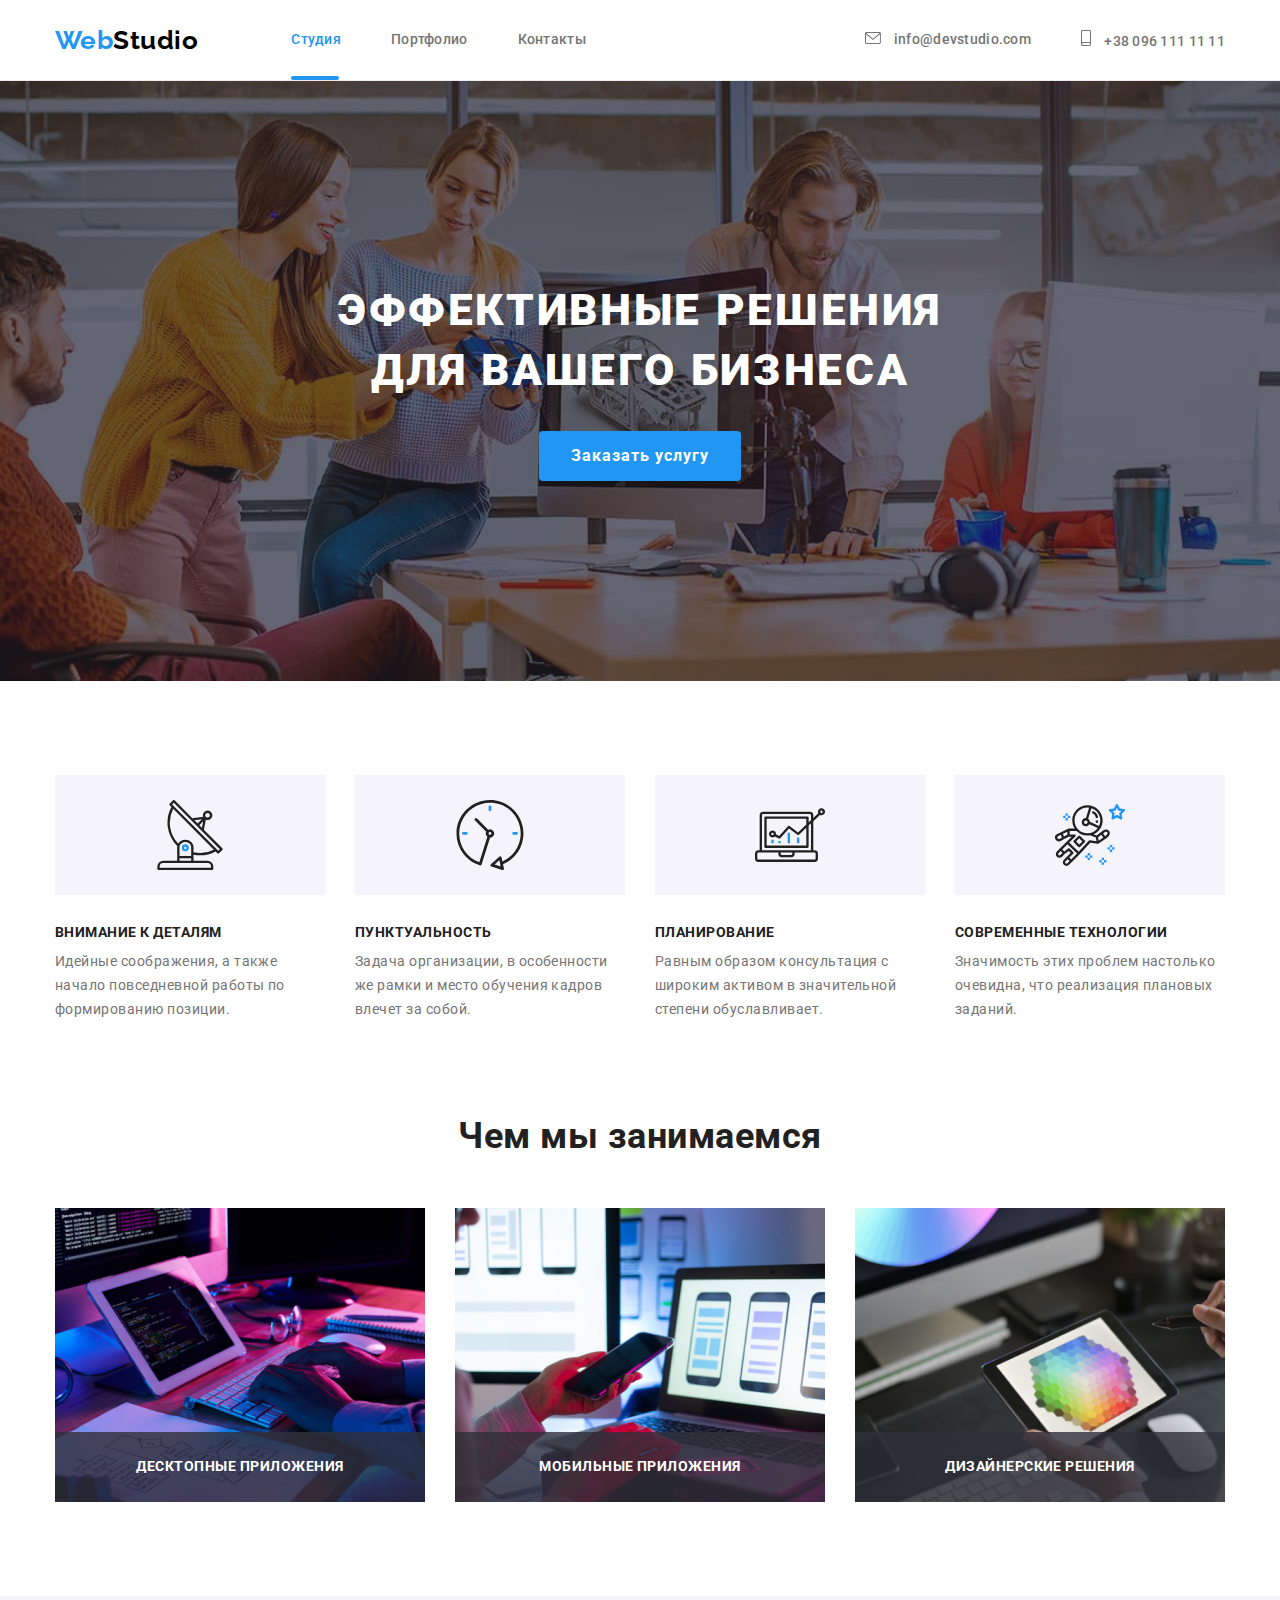
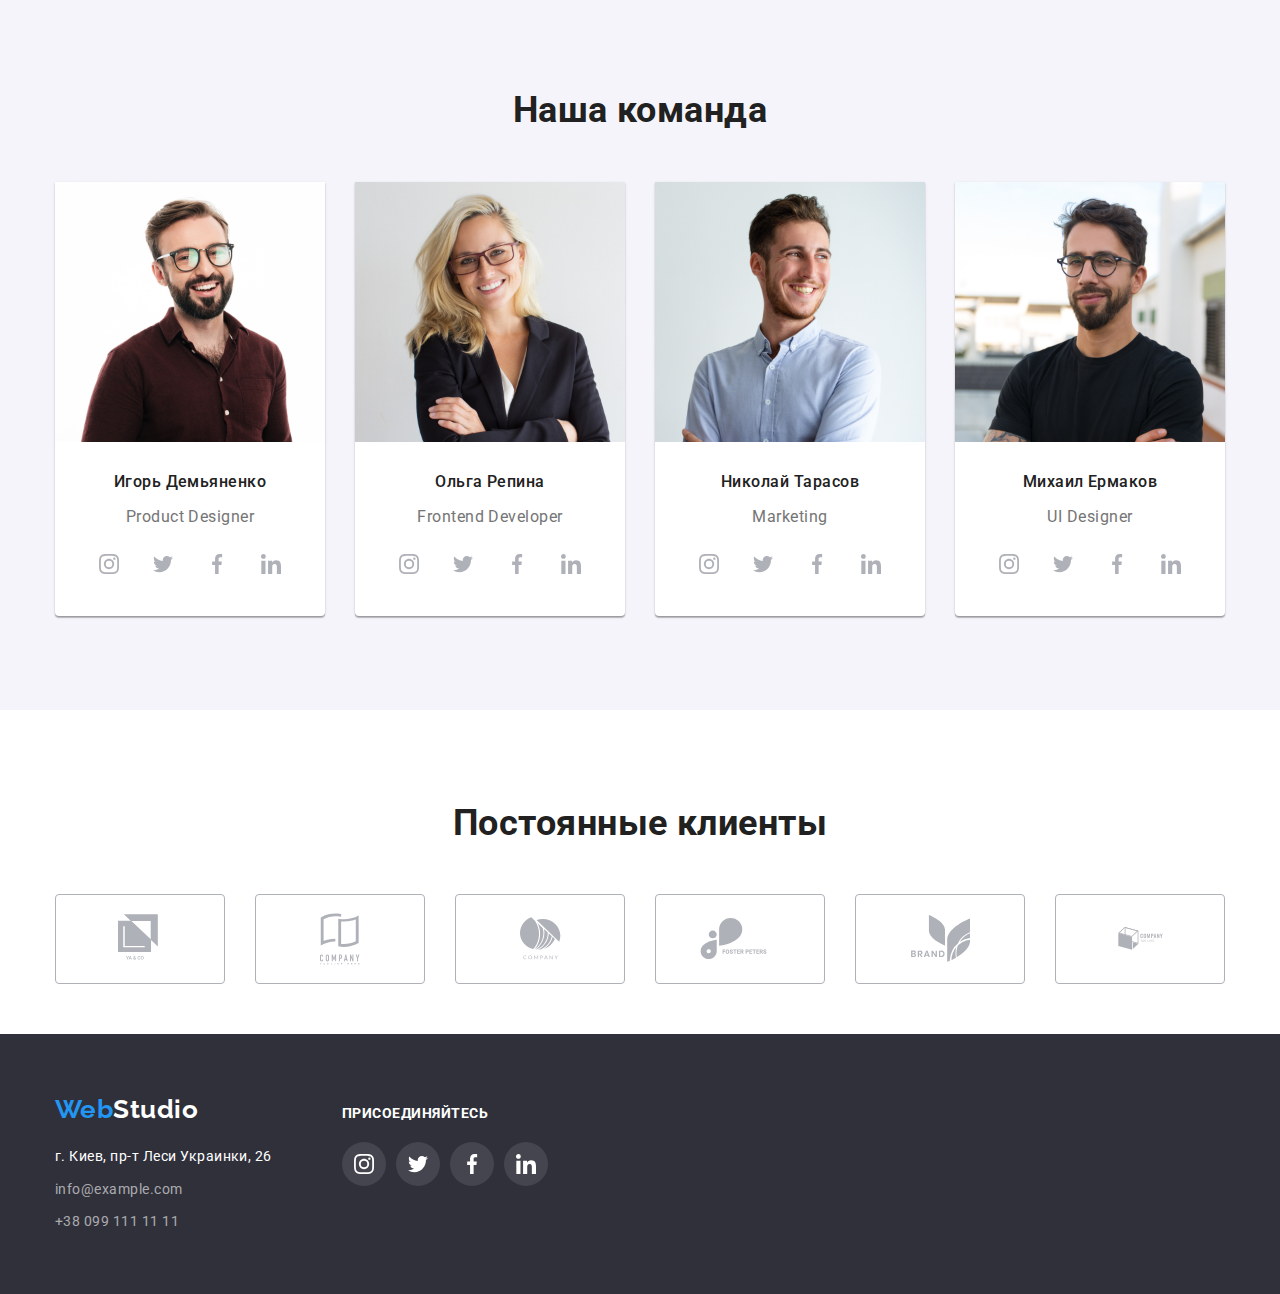
<file: index.html>
<!DOCTYPE html>
<html lang="en">
  <head>
    <meta charset="UTF-8" />
    <meta name="viewport" content="width=device-width, initial-scale=1.0" />
    <title>WebStudio</title>

    <link rel="preconnect" href="https://fonts.gstatic.com" />
    <link
      href="https://fonts.googleapis.com/css2?family=Raleway:wght@700&family=Roboto:wght@400;500;700;900&display=swap"
      rel="stylesheet"
    />
    <link
      rel="stylesheet"
      href="https://cdnjs.cloudflare.com/ajax/libs/modern-normalize/1.0.0/modern-normalize.min.css"
    />
    <link rel="stylesheet" href="./css/style.css" />
    <link
      rel="stylesheet"
      href="https://cdnjs.cloudflare.com/ajax/libs/animate.css/4.1.1/animate.min.css"
    />
  </head>
  <div class="outer">
    <body>
      <section class="header-section">
        <header class="container">
          <!-- nav -->
          <div class="container-header-flex">
            <nav class="nav">
              <a href="./index.html" class="logo-link">
                <span class="logo-accent">Web</span>Studio
              </a>
              <ul class="list nav">
                <li class="nav-item">
                  <a href="./index.html" class="link current studio">Студия</a>
                </li>
                <li class="nav-item">
                  <a href="./portfolio.html" class="link">Портфолио</a>
                </li>
                <li class="nav-item">
                  <a href="" class="link">Контакты</a>
                </li>
              </ul>
            </nav>

            <ul class="list-mail-tel">
              <li class="item">
                <a href="mailto:info@devstudio.com" class="link">
                  <svg class="mail-icon">
                    <use href="./sprite.svg#envelope-hover"></use>
                  </svg>
                  info@devstudio.com
                </a>
              </li>
              <li class="item">
                <a class="link" href="tel:+380961111111"
                  ><svg class="smartphone-icon">
                    <use href="./sprite.svg#smartphone"></use>
                  </svg>
                  +38 096 111 11 11
                </a>
              </li>
            </ul>
          </div>
        </header>
      </section>

      <main>
        <!-- hero -->

        <section class="section-hero">
          <div class="container hero">
            <h1 class="hero-title">Эффективные решения для вашего бизнеса</h1>
            <button type="button" class="hero-button" data-modal-open>
              Заказать услугу
            </button>
          </div>
        </section>

        <!-- features -->
        <section class="features">
          <ul class="feature-list list container">
            <li>
              <div class="feature-item">
                <svg height="70px" width="70px">
                  <use href="./sprite.svg#antenna-1"></use>
                </svg>
              </div>
              <h3>Внимание к деталям</h3>
              <p>
                Идейные соображения, а также начало повседневной работы по
                формированию позиции.
              </p>
            </li>
            <li>
              <div class="feature-item">
                <svg height="70px" width="70px">
                  <use href="./sprite.svg#clock-1"></use>
                </svg>
              </div>
              <h3>Пунктуальность</h3>
              <p>
                Задача организации, в особенности же рамки и место обучения
                кадров влечет за собой.
              </p>
            </li>
            <li>
              <div class="feature-item">
                <svg height="70px" width="70px">
                  <use href="./sprite.svg#diagram-1"></use>
                </svg>
              </div>
              <h3>Планирование</h3>
              <p>
                Равным образом консультация с широким активом в значительной
                степени обуславливает.
              </p>
            </li>
            <li>
              <div class="feature-item">
                <svg height="70px" width="70px">
                  <use href="./sprite.svg#astronaut-1"></use>
                </svg>
              </div>
              <h3>Современные технологии</h3>
              <p>
                Значимость этих проблем настолько очевидна, что реализация
                плановых заданий.
              </p>
            </li>
          </ul>
        </section>

        <!-- workpage -->

        <section class="workpage">
          <div class="container">
            <h2 class="workpage-title">Чем мы занимаемся</h2>
            <ul class="list workpage-flex">
              <li class="item">
                <div>
                  <img src="./image/box1.png" width="370" alt="" />
                </div>
                <div class="label">Десктопные приложения</div>
              </li>
              <li class="item">
                <div>
                  <img src="./image/box2.png" width="370" alt="" />
                </div>
                <div class="label">Мобильные приложения</div>
              </li>
              <li class="item">
                <div>
                  <img src="./image/box3.png" width="370" alt="" />
                </div>
                <div class="label">Дизайнерские решения</div>
              </li>
            </ul>
          </div>
        </section>

        <!-- Our team-->

        <section class="team section">
          <div class="team container">
            <h2 class="team-section-title animate__animated animate__bounce">
              Наша команда
            </h2>
            <ul class="list team-flex">
              <li>
                <a href=""><img src="./image/img1.png" width="270" alt="" /></a>
                <h3 class="team-name">Игорь Демьяненко</h3>
                <p>Product Designer</p>
                <ul class="list team-social">
                  <li>
                    <a class="social-item" href=""
                      ><svg class="social-icon">
                        <use href="./sprite.svg#Ellipse-instagram"></use>
                      </svg>
                    </a>
                  </li>
                  <li>
                    <a class="social-item" href=""
                      ><svg class="social-icon">
                        <use href="./sprite.svg#Ellipse-twitter"></use>
                      </svg>
                    </a>
                  </li>
                  <li>
                    <a class="social-item" href=""
                      ><svg class="social-icon">
                        <use href="./sprite.svg#Ellipse-facebook"></use>
                      </svg>
                    </a>
                  </li>
                  <li>
                    <a class="social-item" href=""
                      ><svg class="social-icon">
                        <use href="./sprite.svg#Ellipse-linkedin"></use>
                      </svg>
                    </a>
                  </li>
                </ul>
              </li>
              <li>
                <a href=""><img src="./image/img2.png" width="270" alt="" /></a>
                <h3 class="team-name">Oльга Репина</h3>
                <p>Frontend Developer</p>
                <ul class="list team-social">
                  <li>
                    <a class="social-item" href=""
                      ><svg class="social-icon">
                        <use href="./sprite.svg#Ellipse-instagram"></use>
                      </svg>
                    </a>
                  </li>
                  <li>
                    <a class="social-item" href=""
                      ><svg class="social-icon">
                        <use href="./sprite.svg#Ellipse-twitter"></use>
                      </svg>
                    </a>
                  </li>
                  <li>
                    <a class="social-item" href=""
                      ><svg class="social-icon">
                        <use href="./sprite.svg#Ellipse-facebook"></use>
                      </svg>
                    </a>
                  </li>
                  <li>
                    <a class="social-item" href=""
                      ><svg class="social-icon">
                        <use href="./sprite.svg#Ellipse-linkedin"></use>
                      </svg>
                    </a>
                  </li>
                </ul>
              </li>
              <li>
                <a href=""><img src="./image/img3.png" width="270" alt="" /></a>
                <h3 class="team-name">Николай Тарасов</h3>
                <p>Marketing</p>
                <ul class="list team-social">
                  <li>
                    <a class="social-item" href=""
                      ><svg class="social-icon">
                        <use href="./sprite.svg#Ellipse-instagram"></use>
                      </svg>
                    </a>
                  </li>
                  <li>
                    <a class="social-item" href=""
                      ><svg class="social-icon">
                        <use href="./sprite.svg#Ellipse-twitter"></use>
                      </svg>
                    </a>
                  </li>
                  <li>
                    <a class="social-item" href=""
                      ><svg class="social-icon">
                        <use href="./sprite.svg#Ellipse-facebook"></use>
                      </svg>
                    </a>
                  </li>
                  <li>
                    <a class="social-item" href=""
                      ><svg class="social-icon">
                        <use href="./sprite.svg#Ellipse-linkedin"></use>
                      </svg>
                    </a>
                  </li>
                </ul>
              </li>
              <li>
                <a href=""><img src="./image/img4.png" width="270" alt="" /></a>
                <h3 class="team-name">Михаил Ермаков</h3>
                <p>UI Designer</p>
                <ul class="list team-social">
                  <li>
                    <a class="social-item" href=""
                      ><svg class="social-icon">
                        <use href="./sprite.svg#Ellipse-instagram"></use>
                      </svg>
                    </a>
                  </li>
                  <li>
                    <a class="social-item" href=""
                      ><svg class="social-icon">
                        <use href="./sprite.svg#Ellipse-twitter"></use>
                      </svg>
                    </a>
                  </li>
                  <li>
                    <a class="social-item" href=""
                      ><svg class="social-icon">
                        <use href="./sprite.svg#Ellipse-facebook"></use>
                      </svg>
                    </a>
                  </li>
                  <li>
                    <a class="social-item" href=""
                      ><svg class="social-icon">
                        <use href="./sprite.svg#Ellipse-linkedin"></use>
                      </svg>
                    </a>
                  </li>
                </ul>
              </li>
            </ul>
          </div>
        </section>
        <section>
          <div class="container">
            <h2 class="clients-title">Постоянные клиенты</h2>
            <ul class="clients-list list">
              <li class="client-item">
                <a class="clients-link" href="">
                  <svg width="44" height="49">
                    <use href="./sprite.svg#Client-1"></use>
                  </svg>
                </a>
              </li>
              <li class="client-item">
                <a class="clients-link" href=""
                  ><svg width="40" height="52">
                    <use href="./sprite.svg#Client-2"></use>
                  </svg>
                </a>
              </li>
              <li class="client-item">
                <a class="clients-link" href=""
                  ><svg width="41" height="43">
                    <use href="./sprite.svg#Client-3"></use>
                  </svg>
                </a>
              </li>
              <li class="client-item">
                <a class="clients-link" href=""
                  ><svg width="80" height="42">
                    <use href="./sprite.svg#Client-4"></use>
                  </svg>
                </a>
              </li>
              <li class="client-item">
                <a class="clients-link" href=""
                  ><svg width="59" height="47">
                    <use href="./sprite.svg#Client-5"></use>
                  </svg>
                </a>
              </li>
              <li class="client-item">
                <a class="clients-link" href=""
                  ><svg width="88" height="45">
                    <use href="./sprite.svg#Client-6"></use>
                  </svg>
                </a>
              </li>
            </ul>
          </div>
        </section>
      </main>
      <section class="footer-section">
        <footer class="container container-flex">
          <div class="address">
            <a href="./index.html" class="footer-logo-link">
              <span class="logo-accent">Web</span>Studio
            </a>

            <address>
              <ul class="list adress-list-footer">
                <li>
                  <p class="adress-description">
                    г. Киев, пр-т Леси Украинки, 26
                  </p>
                </li>
                <li><p class="mail">info@example.com</p></li>
                <li><p class="tel">+38 099 111 11 11</p></li>
              </ul>
            </address>
          </div>
          <div class="address-social">
            <h2 class="footer-title">присоединяйтесь</h2>
            <ul class="footer-social-list list">
              <li>
                <a class="footer-social-item" href=""
                  ><svg class="footer-social-icon">
                    <use href="./sprite.svg#Ellipse-instagram"></use>
                  </svg>
                </a>
              </li>
              <li>
                <a class="footer-social-item" href=""
                  ><svg class="footer-social-icon">
                    <use href="./sprite.svg#Ellipse-twitter"></use>
                  </svg>
                </a>
              </li>
              <li>
                <a class="footer-social-item" href=""
                  ><svg class="footer-social-icon">
                    <use href="./sprite.svg#Ellipse-facebook"></use>
                  </svg>
                </a>
              </li>
              <li>
                <a class="footer-social-item" href=""
                  ><svg class="footer-social-icon">
                    <use href="./sprite.svg#Ellipse-linkedin"></use>
                  </svg>
                </a>
              </li>
            </ul>
          </div>
        </footer>
      </section>
      <div class="backdrop is-hidden" data-modal>
        <div class="modal">
          <button class="modal-close" data-modal-close>
            <svg width="30" height="30">
              <use href="./sprite.svg#close-black"></use>
            </svg>
          </button>
        </div>
      </div>
      <script src="./modal.js"></script>
    </body>
  </div>
</html>
</file>
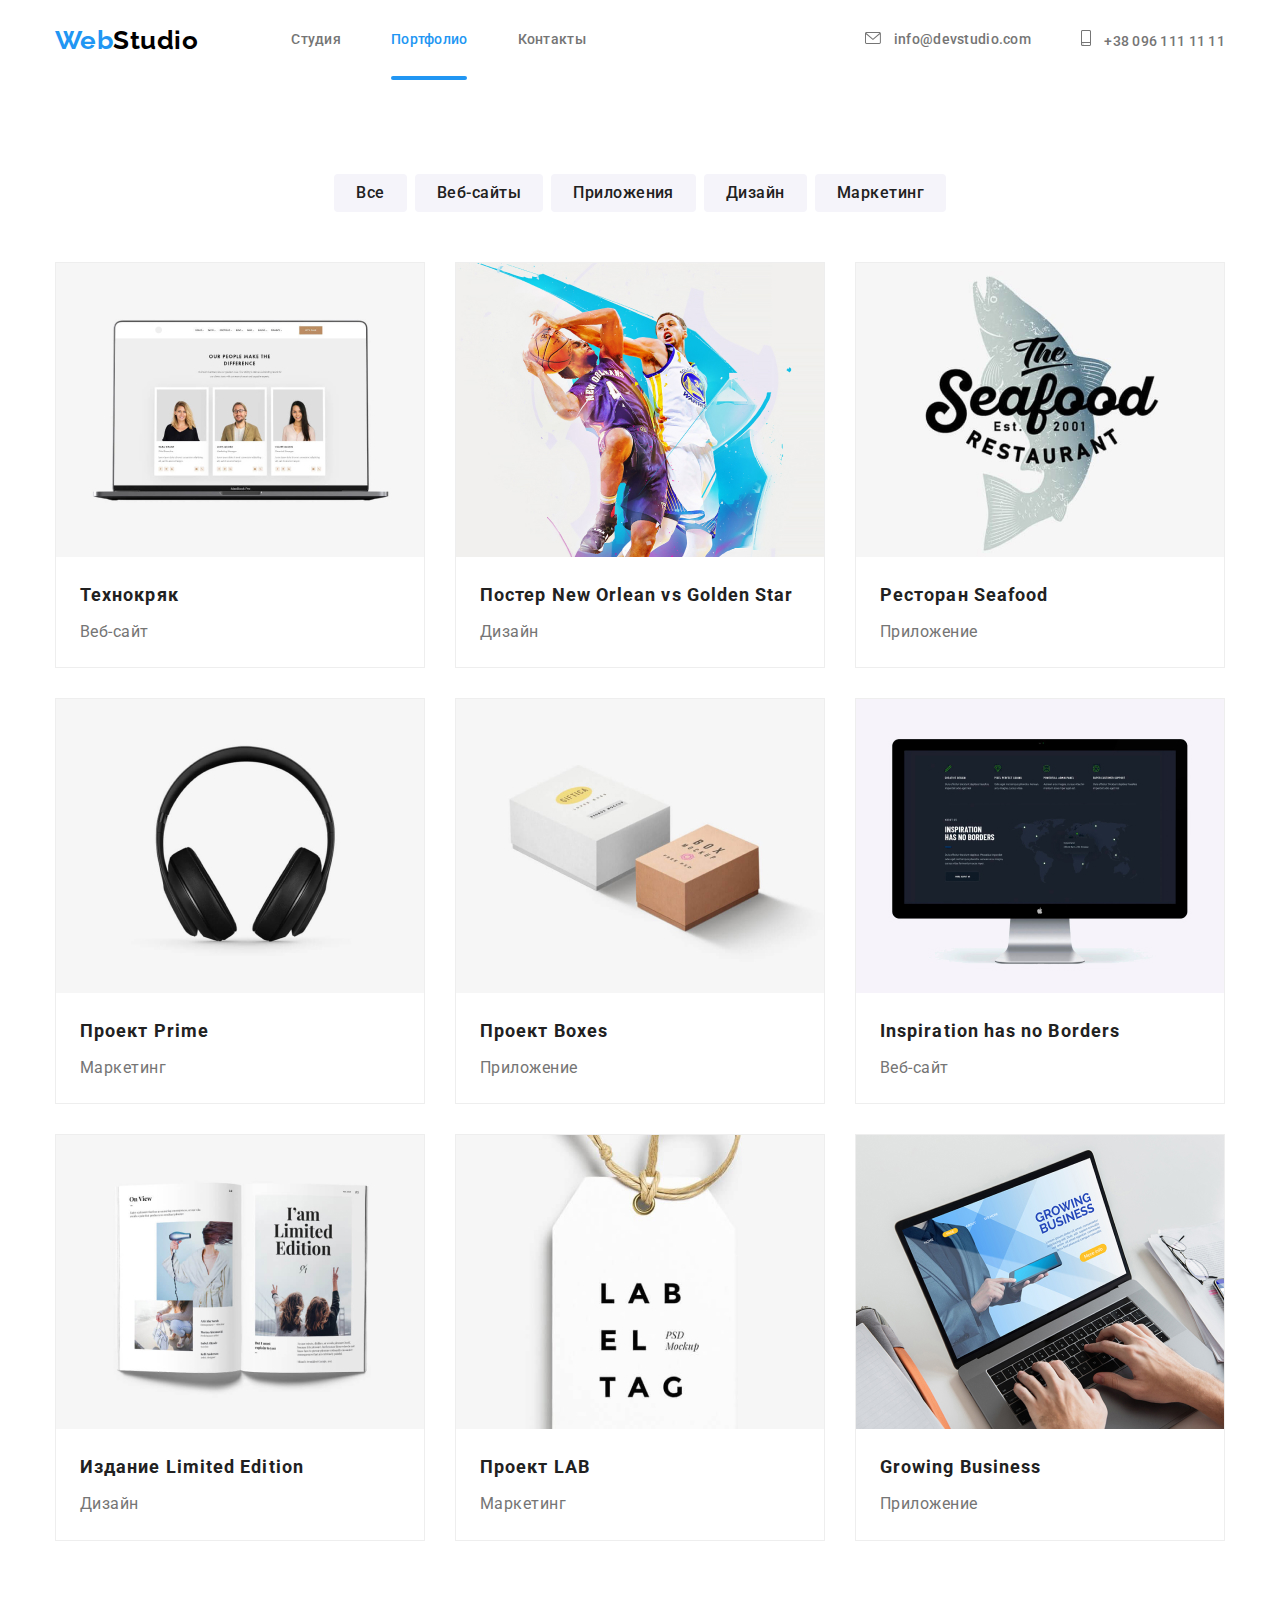
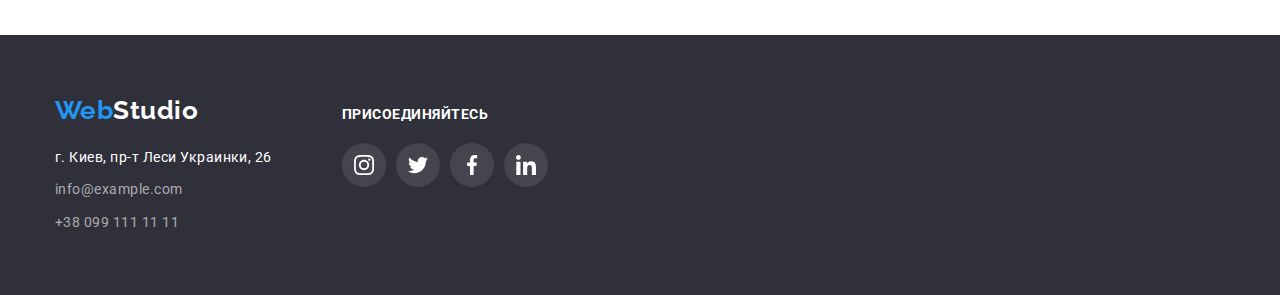
<file: portfolio.html>
<!DOCTYPE html>
<html lang="en">
  <head>
    <meta charset="UTF-8" />
    <meta name="viewport" content="width=device-width, initial-scale=1.0" />
    <title>Document</title>
    <link rel="preconnect" href="https://fonts.gstatic.com" />
    <link
      href="https://fonts.googleapis.com/css2?family=Raleway:wght@700&family=Roboto:wght@400;500;700;900&display=swap"
      rel="stylesheet"
    />
    <link
      rel="stylesheet"
      href="https://cdnjs.cloudflare.com/ajax/libs/modern-normalize/1.0.0/modern-normalize.min.css"
    />
    <link rel="stylesheet" href="./css/style.css" />
  </head>

  <body class="outer">
    <section class="header-section">
      <header class="container">
        <!-- nav -->
        <div class="container-header-flex">
          <nav class="nav">
            <a href="./index.html" class="logo-link">
              <span class="logo-accent">Web</span>Studio
            </a>
            <ul class="list nav">
              <li class="nav-item">
                <a href="./index.html" class="link">Студия</a>
              </li>
              <li class="nav-item">
                <a href="./portfolio.html" class="link current portfolio"
                  >Портфолио</a
                >
              </li>
              <li class="nav-item">
                <a href="" class="link">Контакты</a>
              </li>
            </ul>
          </nav>

          <ul class="list-mail-tel">
            <li class="item">
              <a href="mailto:info@devstudio.com" class="link">
                <svg class="mail-icon">
                  <use href="./sprite.svg#envelope-hover"></use>
                </svg>
                info@devstudio.com
              </a>
            </li>
            <li class="item">
              <a class="link" href="tel:+380961111111"
                ><svg class="smartphone-icon">
                  <use href="./sprite.svg#smartphone"></use>
                </svg>
                +38 096 111 11 11
              </a>
            </li>
          </ul>
        </div>
      </header>
    </section>

    <!--portfolio -->

    <main>
      <!-- <h1>Портфолио</h1> -->
      <!-- portfolio filters -->
      <section class="portfolio-button-filter-section">
        <div class="container">
          <ul class="list button-filter-flex">
            <li>
              <button class="button-filter" type="button">Все</button>
            </li>
            <li>
              <button class="button-filter" type="button">Веб-сайты</button>
            </li>
            <li>
              <button class="button-filter" type="button">Приложения</button>
            </li>
            <li>
              <button class="button-filter" type="button">Дизайн</button>
            </li>
            <li>
              <button class="button-filter" type="button">Маркетинг</button>
            </li>
          </ul>
        </div>
      </section>

      <!-- portfolio projects -->

      <section class="portfolio-projects-section">
        <div class="container projects">
          <ul class="list portfolio-projects-flex">
            <li class="portfolio-projects-flex-item">
              <a href="" class="projects-link">
                <div class="projects-link">
                  <img src="./image/img-1.jpg" alt="" />
                  <div class="projects-overlay">
                    <p class="projects-overlay-text">
                      Технокряк это современная площадка распространения
                      коронавируса. Компании используют эту платформу для
                      цифрового шпионажа и атак на защищённые сервера
                      конкурентов.
                    </p>
                  </div>
                </div>

                <div class="portfolio-description">
                  <h2>Технокряк</h2>
                  <p>Веб-сайт</p>
                </div>
              </a>
            </li>
            <li class="portfolio-projects-flex-item">
              <a href="" class="projects-link"
                ><div class="projects-link">
                  <img src="./image/img-2.jpg" alt="" />
                  <div class="projects-overlay">
                    <p class="projects-overlay-text">
                      Технокряк это современная площадка распространения
                      коронавируса. Компании используют эту платформу для
                      цифрового шпионажа и атак на защищённые сервера
                      конкурентов.
                    </p>
                  </div>
                </div>
                <div class="portfolio-description">
                  <h2>Постер New Orlean vs Golden Star</h2>
                  <p>Дизайн</p>
                </div></a
              >
            </li>

            <li class="portfolio-projects-flex-item">
              <a href="" class="projects-link"
                ><div class="projects-link">
                  <img src="./image/img-3.jpg" alt="" />
                  <div class="projects-overlay">
                    <p class="projects-overlay-text">
                      Технокряк это современная площадка распространения
                      коронавируса. Компании используют эту платформу для
                      цифрового шпионажа и атак на защищённые сервера
                      конкурентов.
                    </p>
                  </div>
                </div>
                <div class="portfolio-description">
                  <h2>Ресторан Seafood</h2>
                  <p>Приложение</p>
                </div></a
              >
            </li>
            <li class="portfolio-projects-flex-item">
              <a href="" class="projects-link"
                ><div class="projects-link">
                  <img src="./image/img-4.jpg" alt="" />
                  <div class="projects-overlay">
                    <p class="projects-overlay-text">
                      Технокряк это современная площадка распространения
                      коронавируса. Компании используют эту платформу для
                      цифрового шпионажа и атак на защищённые сервера
                      конкурентов.
                    </p>
                  </div>
                </div>
                <div class="portfolio-description">
                  <h2>Проект Prime</h2>
                  <p>Маркетинг</p>
                </div></a
              >
            </li>
            <li class="portfolio-projects-flex-item">
              <a href="" class="projects-link"
                ><div class="projects-link">
                  <img src="./image/img-5.jpg" alt="" />
                  <div class="projects-overlay">
                    <p class="projects-overlay-text">
                      Технокряк это современная площадка распространения
                      коронавируса. Компании используют эту платформу для
                      цифрового шпионажа и атак на защищённые сервера
                      конкурентов.
                    </p>
                  </div>
                </div>
                <div class="portfolio-description">
                  <h2>Проект Boxes</h2>
                  <p>Приложение</p>
                </div></a
              >
            </li>
            <li class="portfolio-projects-flex-item">
              <a href="" class="projects-link"
                ><div class="projects-link">
                  <img src="./image/img-6.jpg" alt="" />
                  <div class="projects-overlay">
                    <p class="projects-overlay-text">
                      Технокряк это современная площадка распространения
                      коронавируса. Компании используют эту платформу для
                      цифрового шпионажа и атак на защищённые сервера
                      конкурентов.
                    </p>
                  </div>
                </div>
                <div class="portfolio-description">
                  <h2>Inspiration has no Borders</h2>
                  <p>Веб-сайт</p>
                </div></a
              >
            </li>
            <li class="portfolio-projects-flex-item">
              <a href="" class="projects-link"
                ><div class="projects-link">
                  <img src="./image/img-7.jpg" alt="" />
                  <div class="projects-overlay">
                    <p class="projects-overlay-text">
                      Технокряк это современная площадка распространения
                      коронавируса. Компании используют эту платформу для
                      цифрового шпионажа и атак на защищённые сервера
                      конкурентов.
                    </p>
                  </div>
                </div>
                <div class="portfolio-description">
                  <h2>Издание Limited Edition</h2>
                  <p>Дизайн</p>
                </div></a
              >
            </li>
            <li class="portfolio-projects-flex-item">
              <a href="" class="projects-link"
                ><div class="projects-link">
                  <img src="./image/img-8.jpg" alt="" />
                  <div class="projects-overlay">
                    <p class="projects-overlay-text">
                      Технокряк это современная площадка распространения
                      коронавируса. Компании используют эту платформу для
                      цифрового шпионажа и атак на защищённые сервера
                      конкурентов.
                    </p>
                  </div>
                </div>
                <div class="portfolio-description">
                  <h2>Проект LAB</h2>
                  <p>Маркетинг</p>
                </div></a
              >
            </li>
            <li class="portfolio-projects-flex-item">
              <a href="" class="projects-link"
                ><div class="projects-link">
                  <img src="./image/img-9.jpg" alt="" />
                  <div class="projects-overlay">
                    <p class="projects-overlay-text">
                      Технокряк это современная площадка распространения
                      коронавируса. Компании используют эту платформу для
                      цифрового шпионажа и атак на защищённые сервера
                      конкурентов.
                    </p>
                  </div>
                </div>
                <div class="portfolio-description">
                  <h2>Growing Business</h2>
                  <p>Приложение</p>
                </div></a
              >
            </li>
          </ul>
        </div>
      </section>
    </main>
    <section class="footer-section">
      <footer class="container container-flex">
        <div class="address">
          <a href="./index.html" class="footer-logo-link">
            <span class="logo-accent">Web</span>Studio
          </a>

          <address>
            <ul class="list adress-list-footer">
              <li>
                <p class="adress-description">
                  г. Киев, пр-т Леси Украинки, 26
                </p>
              </li>
              <li><p class="mail">info@example.com</p></li>
              <li><p class="tel">+38 099 111 11 11</p></li>
            </ul>
          </address>
        </div>
        <div class="address-social">
          <h2 class="footer-title">присоединяйтесь</h2>
          <ul class="footer-social-list list">
            <li>
              <a class="footer-social-item" href=""
                ><svg class="footer-social-icon">
                  <use href="./sprite.svg#Ellipse-instagram"></use>
                </svg>
              </a>
            </li>
            <li>
              <a class="footer-social-item" href=""
                ><svg class="footer-social-icon">
                  <use href="./sprite.svg#Ellipse-twitter"></use>
                </svg>
              </a>
            </li>
            <li>
              <a class="footer-social-item" href=""
                ><svg class="footer-social-icon">
                  <use href="./sprite.svg#Ellipse-facebook"></use>
                </svg>
              </a>
            </li>
            <li>
              <a class="footer-social-item" href=""
                ><svg class="footer-social-icon">
                  <use href="./sprite.svg#Ellipse-linkedin"></use>
                </svg>
              </a>
            </li>
          </ul>
        </div>
      </footer>
    </section>
  </body>
</html>
</file>
<file: css/style.css>
/* цвет основного текста #212121 */
/* вторичный цвет #757575 */
/* цвет фона секции "Наша команда" #F5F4FA */
/* цвет фона скции футер #2F303A */

/* белый #FFFFFF */
/* акцент #2196F3 */

:root {
  --filter-button-text-color: #212121;
  --filter-button-bg-color: #f5f4fa;

  --primary-text-color: #757575;
  --title-text-clolr: #212121;
  --accent-color: #2196f3;
  --primary-bg-color: #ffffff;

  --primary-text-style: 'Roboto', sans-serif;
}
/* .outer {
  max-width: 1600px;
  margin-left: auto;
  margin-right: auto;
} */
body {
  background: var(--primary-bg-color);
  color: var(--primary-text-color);
  font-family: var(--primary-text-style);
  letter-spacing: 0.03em;
}
.link {
  text-decoration: none;
  color: currentColor;
  font-weight: 500;
  font-size: 14px;
  line-height: 1.14;
  letter-spacing: 0.02em;
  fill: var(--primary-text-color);
  transition-property: color, fill;
  transition-duration: 500ms;
  transition-timing-function: cubic-bezier(0.4, 0, 0.2, 1);
}
.link:hover,
.link:focus {
  color: var(--accent-color);
  fill: var(--accent-color);
}
.mail-icon {
  margin-right: 10px;
  width: 16px;
  height: 12px;
}
.smartphone-icon {
  margin-right: 10px;
  width: 10px;
  height: 16px;
}

.list {
  list-style: none;
  margin: 0;
  padding: 0;
}

.container {
  margin-left: auto;
  margin-right: auto;
  width: 1200px;
  padding: 0 15px;
  /* outline: 2px solid blueviolet; */
}

/* header */

.header-section {
  background-color: #ffffff;
  /* border-bottom: 1px solid #ececec; */
}
.container-header-flex {
  display: flex;
  align-items: center;
}
.list-mail-tel {
  margin-left: auto;
  list-style: none;
}

/* nav */

.nav {
  display: flex;
  align-items: center;
}
.list.nav a {
  display: block;
  padding-top: 32px;
  padding-bottom: 32px;
}
.list.nav li:not(:last-child) {
  margin-right: 50px;
}
.list-mail-tel {
  display: flex;
}
.list-mail-tel .item + .item {
  margin-left: 50px;
  display: block;
}
.list-mail-tel a {
  padding-top: 32px;
  padding-bottom: 32px;
}
.link.current {
  color: var(--accent-color);
}

.link.current.studio::after {
  content: '';
  position: absolute;
  left: 0;
  bottom: 0;
  display: block;
  background-color: var(--accent-color);
  border-radius: 50px;
  height: 4px;
  width: 48px;
}
.link.current.portfolio::after {
  content: '';
  position: absolute;
  left: 0;
  bottom: 0;
  display: block;
  background-color: var(--accent-color);
  border-radius: 50px;
  height: 4px;
  width: 76px;
}
.nav-item {
  position: relative;
}

/* .mail-item::before {
  display: inline-flex;
  margin-right: 10px;
  width: 16px;
  height: 12px;
  background-repeat: no-repeat;
  content: '';
  background-size: contain;
  background-position: center;
  background-image: url(../image/envelope-hover.svg);
} */

/* .tel-item::before {
  display: inline-flex;

  margin-right: 10px;
  width: 10px;
  height: 16px;
  background-repeat: no-repeat;
  content: '';
  background-size: contain;
  background-position: center;
  background-image: url(../image/smartphone.svg);
} */

/* logo  */

.logo-link {
  margin-right: 93px;
  display: flex;
  color: #000000;
  text-decoration: none;
  font-family: 'Raleway', sans-serif;
  font-weight: 700;
  font-size: 26px;
  line-height: 1.19;
}
.logo-accent {
  color: var(--accent-color);
}

/* hero */

.section-hero {
  border-top: 1px solid #ececec;
  max-width: 1600px;
  margin-left: auto;
  margin-right: auto;
  margin-bottom: 94px;
  padding-top: 200px;
  padding-bottom: 200px;
  text-align: center;
  background: #c4c4c4;
  background-image: linear-gradient(
      to right,
      rgba(47, 48, 58, 0.4),
      rgba(47, 48, 58, 0.4)
    ),
    url('../image/hero-Img-1.jpg');
  /* background-image:linear-gradient( to right, rgba(47, 48, 58, 0.4), rgba(47, 48, 58, 0.4) ), url('../image/plaine-1.jpg'); */

  background-repeat: no-repeat;
  /* background-size: cover; */
  /* background-size: contain; */
  /* background-position: 50% 50%; */
  background-position: center;
  /* background-position: top; */
  /* background-position: 50px 0; */
  /* background-position: 0 20px ; */
  /* outline: 1px solid coral; */
  /* outline: 2px solid blueviolet; */
}
.container.hero {
  width: 696px;
  padding: 0;
}
.hero-title {
  margin-top: 0;
  margin-bottom: 30px;
  color: var(--primary-bg-color);
  font-weight: 900;
  font-size: 44px;
  line-height: 1.36;
  letter-spacing: 0.06em;
  text-transform: uppercase;
}

/* button hero */

.hero-button {
  cursor: pointer;
  display: block;
  margin-left: auto;
  margin-right: auto;
  border: 0;
  padding: 10px 32px;
  border-radius: 4px;

  font-family: inherit;
  font-weight: 700;
  font-size: 16px;
  line-height: 1.87;
  letter-spacing: 0.06em;

  color: #ffffff;
  background-color: var(--accent-color);
  border-color: transparent;
}

/* Features */

.features {
  margin-bottom: 94px;
}
.feature-list h3 {
  margin-top: 0px;
  margin-bottom: 10px;
  color: var(--title-text-clolr);
  font-weight: 700;
  font-size: 14px;
  line-height: 1.14;
  text-transform: uppercase;
}
.feature-list p {
  margin-top: 0px;
  margin-bottom: 0px;
  font-size: 14px;
  line-height: 1.71;
}
.feature-list {
  display: flex;
}
.feature-list li {
  width: 270px;
}
.feature-list li:not(:last-child) {
  margin-right: 30px;
}
.feature-item {
  display: flex;
  justify-content: center;
  align-items: center;
  height: 120px;
  margin-bottom: 30px;
  background-color: #f5f4fa;
}
/* .feature-item::before {
  content: '';
  display: block;
  height: 120px;
  background-repeat: no-repeat;
  background-position: center;
  padding: 25px 100px;
  margin-bottom: 30px;
  background-color: #f5f4fa;
}

.feature-item:nth-child(1)::before {
  background-image: url(../image/antenna-1.svg);
}

.feature-item:nth-child(2)::before {
  background-image: url(../image/clock-1.svg);
}
.ikon-diagram::before {
  background-image: url(../image/diagram-1.svg);
}
.ikon-astronaut::before {
  background-image: url(../image/astronaut-1.svg);
} */

/* workpage  */

.workpage {
  /* background: #e5e5e5; */
  margin-top: 0;
  margin-bottom: 94px;
  /* outline: 1px solid coral; */
}
.workpage img {
  display: block;
}
.workpage-title {
  margin-top: 0;
  margin-bottom: 50px;
  color: var(--title-text-clolr);
  font-weight: 700;
  font-size: 36px;
  line-height: 1.16;
  text-align: center;
}
.workpage-flex {
  display: flex;
}
.workpage-flex .item + .item {
  margin-left: 30px;
}
.item {
  position: relative;
}
.label {
  position: absolute;
  transform: translateY(-70px);
  /* bottom: 0;
  left: 0; */
  display: flex;
  justify-content: center;
  align-items: center;

  height: 70px;
  width: 370px;

  font-family: var(--primary-text-style);
  font-style: normal;
  font-weight: 700;
  font-size: 14px;
  line-height: 1.14;
  text-align: center;
  text-transform: uppercase;
  color: #ffffff;

  background: rgba(47, 48, 58, 0.8);
}
/* team */

.team.section {
  background-color: #f5f4fa;
  padding: 94px 0px;
  /* outline: 1px solid coral; */
}
.team.section img {
  display: block;
}
.team.section p {
  font-size: 16px;
  line-height: 1.19;
  margin-bottom: 16px;
  text-align: center;
}
.team-section-title {
  margin-top: 0;
  margin-bottom: 50px;
  color: var(--title-text-clolr);
  font-weight: bold;
  font-size: 36px;
  line-height: 1.16;
  text-align: center;
}
.team-name {
  margin: 0;
  color: var(--title-text-clolr);
  font-weight: 500;
  font-size: 16px;
  line-height: 1.19;
  text-align: center;
}
.team-flex {
  display: flex;
}
.team-flex > li {
  background-color: #ffffff;
  box-shadow: 0px 1px 3px rgba(0, 0, 0, 0.12), 0px 1px 1px rgba(0, 0, 0, 0.14),
    0px 2px 1px rgba(0, 0, 0, 0.2);
  border-radius: 0px 0px 4px 4px;
}
.team-flex > li:not(:last-child) {
  margin-right: 30px;
}
.team-flex img {
  margin-bottom: 30px;
}
.team-flex h3 {
  margin-bottom: 10px;
}
.team-social {
  display: flex;
  justify-content: center;
  margin-bottom: 30px;
}
.team-social > li:not(:last-child) {
  margin-right: 10px;
}
.social-icon {
  height: 20px;
  width: 20px;
}

.social-item {
  display: flex;
  justify-content: center;
  align-items: center;
  height: 44px;
  width: 44px;
  border-radius: 50px;
  background-color: var(--primary-bg-color);
  fill: #afb1b8;
  transition-property: background-color, fill;
  transition-duration: 500ms;
  transition-timing-function: cubic-bezier(0.4, 0, 0.2, 1);
}
.social-item:hover,
.social-item:focus {
  background-color: var(--accent-color);
  fill: #ffffff;
}

/* clietnts */

.clients-list {
  display: flex;
  padding-bottom: 50px;
}
.clients-title {
  margin-top: 0;
  padding-top: 92px;
  margin-bottom: 50px;
  font-style: normal;
  font-weight: 700;
  font-size: 36px;
  line-height: 1.17;
  text-align: center;
  color: var(--title-text-clolr);
}
.client-item:not(:last-child) {
  margin-right: 30px;
}
.clients-link {
  display: flex;
  justify-content: center;
  align-items: center;
  width: 170px;
  height: 90px;
  border: 1px solid #afb1b8;
  border-radius: 4px;
  fill: #afb1b8;
  transition-property: border, fill;
  transition-duration: 500ms;
  transition-timing-function: cubic-bezier(0.4, 0, 0.2, 1);
}
.clients-link:hover,
.clients-link:focus {
  fill: var(--accent-color);
  border: 1px solid var(--accent-color);
}

/* portfolio */

.button-filter {
  min-width: 73px;
  border: 0;
  border-radius: 4px;
  color: var(--filter-button-text-color);
  background-color: var(--filter-button-bg-color);
  border-color: transparent;
  font-family: inherit;
  font-weight: 500;
  font-size: 16px;
  line-height: 1.6;
  letter-spacing: 0.03em;
  padding: 6px 22px;
  display: inline-block;
  text-align: center;
  transition-property: color, background-color, box-shadow;
  transition-duration: 500ms;
  transition-timing-function: cubic-bezier(0.4, 0, 0.2, 1);
}
.button-filter:hover,
.button-filter:focus {
  color: #ffffff;
  background-color: var(--accent-color);
  box-shadow: 0px 3px 1px rgba(0, 0, 0, 0.1), 0px 1px 2px rgba(0, 0, 0, 0.08),
    0px 2px 2px rgba(0, 0, 0, 0.12);
}
.button-filter-flex {
  display: flex;
  justify-content: center;
}
.button-filter-flex li:not(:last-child) {
  margin-right: 8px;
}
.portfolio-button-filter-section {
  /* background-color: #e5e5e5; */
  padding-top: 94px;
  padding-bottom: 50px;
}
.portfolio-projects-section {
  /* background-color: #e5e5e5; */
  padding-bottom: 94px;
  /* outline: 1px solid coral; */
}
.portfolio-projects-flex {
  display: flex;
  flex-wrap: wrap;
  /* transform: perspective(2000px) rotateY(45deg); */
}
.portfolio-projects-flex img {
  /* margin-bottom: 20px; */
  display: block;
}

/* Вариант 1 */

/* .portfolio-projects-flex-item {
  border: 1px solid #eeeeee;
  width: 370px;
  margin-right: 30px;
  margin-bottom: 30px;

/* Вариант 2 */

.portfolio-projects-flex-item {
  margin-right: 30px;
  width: calc((100% - 60px) / 3);
  background: #ffffff;
  border: 1px solid #eeeeee;
  margin-right: 30px;
  margin-bottom: 30px;
  transition-property: box-shadow;
  transition-duration: 500ms;
  transition-timing-function: cubic-bezier(0.4, 0, 0.2, 1);
  /* transform: 
rotateY(45deg); */
}
.portfolio-projects-flex-item:hover,
.portfolio-projects-flex-item:focus {
  box-shadow: 0px 1px 1px rgba(0, 0, 0, 0.12), 0px 4px 4px rgba(0, 0, 0, 0.06),
    1px 4px 6px rgba(0, 0, 0, 0.16);
}
.portfolio-projects-flex-item:nth-child(3n) {
  margin-right: 0;
}
.portfolio-projects-flex-item:nth-last-child(-n + 3) {
  margin-bottom: 0;
}
.projects-link {
  position: relative;
  text-decoration: none;
  color: #000000;
  overflow: hidden;
}
.portfolio-description {
  padding: 20px 24px 20px 24px;
  display: block;
}
.projects h2 {
  font-weight: 700;
  font-size: 18px;
  line-height: 2;
  margin-top: 0px;
  margin-bottom: 4px;
  letter-spacing: 0.06em;
  /* margin-left: 24px; */
  color: #212121;
}
.portfolio-description p {
  color: #757575;
  font-size: 16px;
  line-height: 1.9;
  margin-top: 0;
  margin-bottom: 0px;
  /* margin-left: 24px; */
}
.projects-overlay {
  position: absolute;
  top: 0;
  left: 0;
  width: 100%;
  height: 100%;
  transform: translateY(100%);
  opacity: 0;
  /* pointer-events: none; */
  background: rgba(33, 150, 243, 0.9);
  transition: transform 500ms cubic-bezier(0.4, 0, 0.2, 1);
}
.portfolio-projects-flex-item:hover .projects-overlay {
  transform: translateY(0);
  opacity: 1;
  background: rgba(33, 150, 243, 0.9);
}
.projects-overlay-text {
  padding: 63px 24px;
  margin: 0;

  font-family: var(--primary-text-style);
  font-style: normal;
  font-weight: normal;
  font-size: 18px;
  line-height: 1.56;
  /* or 156% */
  color: #ffffff;
}
/* footer */

.footer-section {
  padding: 60px 0 0;
  background-color: #2f303a;
  display: block;
}
.container-flex {
  display: flex;
}
.address {
  margin-right: 70px;
}
.footer-logo-link {
  display: inline-block;
  padding-bottom: 20px;
  color: #ffffff;
  text-decoration: none;
  font-family: 'Raleway', sans-serif;
  font-weight: 700;
  font-size: 26px;
  line-height: 1.19;
}
/* adress */

.adress-description {
  margin: 0;
  padding-bottom: 9px;
  font-style: normal;
  font-size: 14px;
  line-height: 1.7;
  color: #ffffff;
}
.adress-list-footer {
  display: block;
}
.adress-list-footer .mail {
  margin: 0;
  padding-bottom: 9px;
  font-style: normal;
  font-size: 14px;
  line-height: 1.7;
  color: rgba(255, 255, 255, 0.6);
}
.adress-list-footer .tel {
  margin: 0;
  padding-bottom: 60px;
  font-style: normal;
  font-size: 14px;
  line-height: 1.7;
  color: rgba(255, 255, 255, 0.6);
}
.address-social {
  width: 206px;
  padding-top: 12px;
}
.footer-title {
  font-style: normal;
  font-weight: 700;
  font-size: 14px;
  line-height: 1.14;
  text-transform: uppercase;
  margin-top: 0;
  margin-bottom: 20px;
  color: #ffffff;
}
.footer-social-list {
  display: flex;
}
.footer-social-list > li:not(:last-child) {
  margin-right: 10px;
}
.footer-social-item {
  width: 44px;
  height: 44px;
  display: flex;
  justify-content: center;
  align-items: center;
  border-radius: 50px;
  background: rgba(255, 255, 255, 0.1);
  fill: #ffffff;
  transition-property: background;
  transition-duration: 500ms;
  transition-timing-function: cubic-bezier(0.4, 0, 0.2, 1);
}
.footer-social-item:hover,
.footer-social-item:focus {
  background: var(--accent-color);
}
.footer-social-icon {
  width: 20px;
  height: 20px;
}
/* transform: perspective(600px) rotateX(45deg); */
.team-section-title:hover {
  animation-name: animate__bounce;
}
.backdrop {
  position: fixed;
  left: 0;
  bottom: 0;
  height: 100%;
  width: 100%;

  opacity: 1;
  transition: opacity 500ms cubic-bezier(0.4, 0, 0.2, 1);

  background: rgba(0, 0, 0, 0.8);
}
.backdrop.is-hidden {
  opacity: 0;
  pointer-events: none;
}
.backdrop.is-hidden .modal {
  transform: translate(-50%, -50%) scale(0.7);
}

.modal {
  position: absolute;
  left: 50%;
  top: 50%;
  /* height: 581px;
  width: 528px; */
  height: 400px;
  width: 300px;

  transform: translate(-50%, -50%) scale(1);
  transition: transform 500ms cubic-bezier(0.4, 0, 0.2, 1);

  background: #ffffff;
  box-shadow: 0px 1px 3px rgba(0, 0, 0, 0.12), 0px 1px 1px rgba(0, 0, 0, 0.14),
    0px 2px 1px rgba(0, 0, 0, 0.2);
  border-radius: 4px;
}
.modal-close {
  position: absolute;

  display: flex;
  justify-content: center;
  align-items: center;
  background-repeat: no-repeat;
  background-size: contain;
  right: 8px;
  top: 8px;
  width: 30px;
  height: 30px;
  border-radius: 50%;

  background-color: #ffffff;
  fill: #000000;

  border: 1px solid rgba(0, 0, 0, 0.1);
}
</file>
